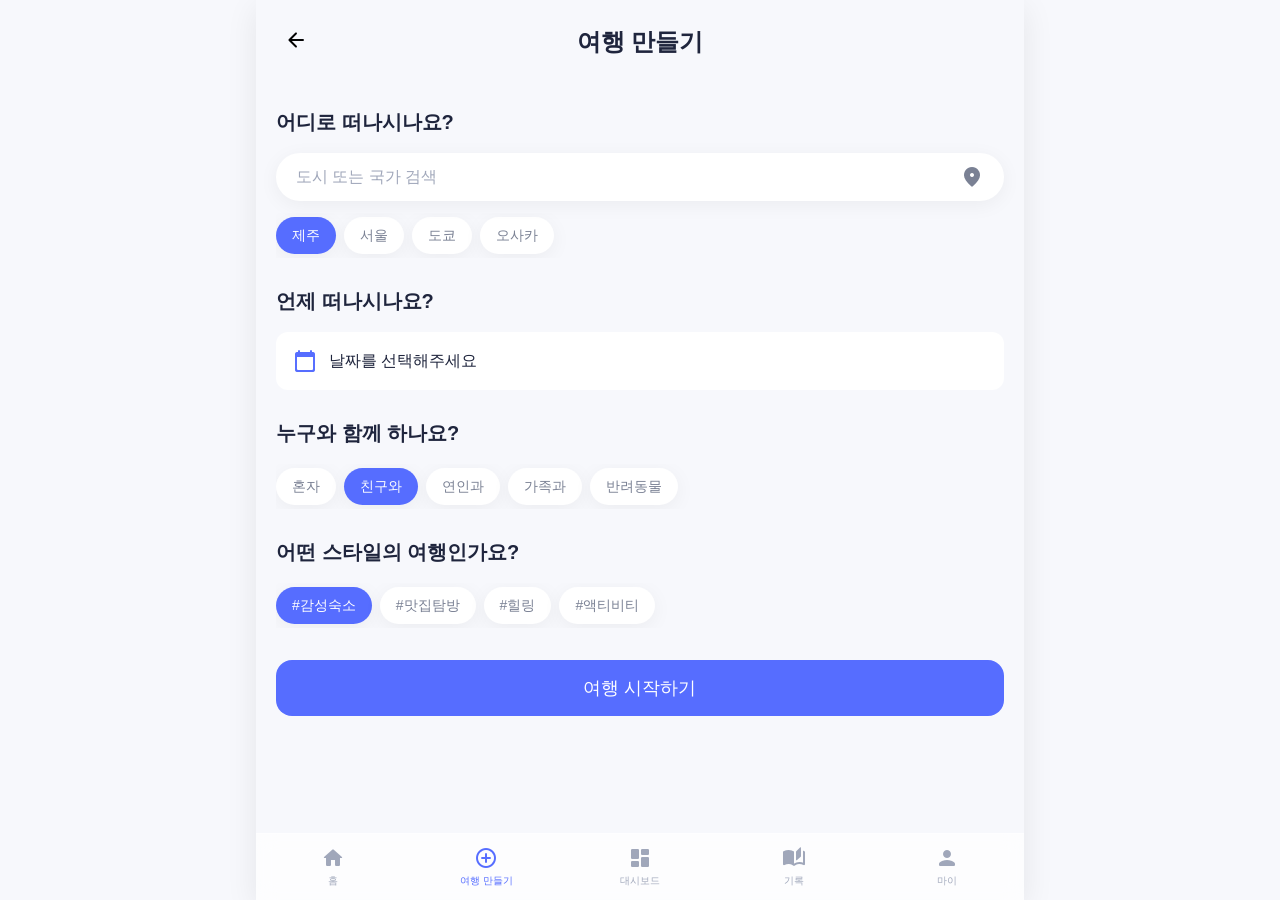
<file: create.html>
<!DOCTYPE html>
<html lang="ko">
<head>
    <meta charset="UTF-8">
    <meta name="viewport" content="width=device-width, initial-scale=1.0">
    <title>여행 만들기 - TripFlow</title>
    <link rel="stylesheet" href="css/main.css">
    <link href="https://fonts.googleapis.com/icon?family=Material+Icons+Round" rel="stylesheet">
</head>
<body>
    <div class="app-container">
        <!-- Header -->
        <header class="header">
            <button class="button--icon" onclick="history.back()"><span class="material-icons-round">arrow_back</span></button>
            <h1 class="header__title" style="flex:1; text-align:center; margin-right:40px;">여행 만들기</h1>
        </header>

        <!-- Form Sections -->
        <main class="section">
            <!-- City Selection -->
            <div style="margin-bottom: var(--spacing-28);">
                <label class="section__title" style="display:block;">어디로 떠나시나요?</label>
                <div class="search-bar">
                    <input type="text" class="search-bar__input" placeholder="도시 또는 국가 검색">
                    <span class="material-icons-round search-bar__icon">location_on</span>
                </div>
                <div class="chip-group" style="margin-top: var(--spacing-12);">
                    <div class="chip chip--active">제주</div>
                    <div class="chip">서울</div>
                    <div class="chip">도쿄</div>
                    <div class="chip">오사카</div>
                </div>
            </div>

            <!-- Date Selection -->
            <div style="margin-bottom: var(--spacing-28);">
                <label class="section__title" style="display:block;">언제 떠나시나요?</label>
                <div class="input-field" style="display:flex; align-items:center; gap:var(--spacing-12);">
                    <span class="material-icons-round" style="color:var(--color-primary);">calendar_today</span>
                    <span>날짜를 선택해주세요</span>
                </div>
            </div>

            <!-- Companion Selection -->
            <div style="margin-bottom: var(--spacing-28);">
                <label class="section__title" style="display:block;">누구와 함께 하나요?</label>
                <div class="chip-group">
                    <div class="chip">혼자</div>
                    <div class="chip chip--active">친구와</div>
                    <div class="chip">연인과</div>
                    <div class="chip">가족과</div>
                    <div class="chip">반려동물</div>
                </div>
            </div>

            <!-- Style Selection -->
            <div style="margin-bottom: var(--spacing-32);">
                <label class="section__title" style="display:block;">어떤 스타일의 여행인가요?</label>
                <div class="chip-group">
                    <div class="chip chip--active">#감성숙소</div>
                    <div class="chip">#맛집탐방</div>
                    <div class="chip">#힐링</div>
                    <div class="chip">#액티비티</div>
                </div>
            </div>

            <!-- CTA -->
            <button class="button--primary button--large" onclick="location.href='dashboard.html'">여행 시작하기</button>
        </main>

        <!-- Bottom Navigation -->
        <nav class="bottom-nav">
            <button class="bottom-nav__item" data-screen="index">
                <span class="material-icons-round bottom-nav__icon">home</span>
                <span>홈</span>
            </button>
            <button class="bottom-nav__item" data-screen="create">
                <span class="material-icons-round bottom-nav__icon">add_circle_outline</span>
                <span>여행 만들기</span>
            </button>
            <button class="bottom-nav__item" data-screen="dashboard">
                <span class="material-icons-round bottom-nav__icon">dashboard</span>
                <span>대시보드</span>
            </button>
            <button class="bottom-nav__item" data-screen="record">
                <span class="material-icons-round bottom-nav__icon">auto_stories</span>
                <span>기록</span>
            </button>
            <button class="bottom-nav__item" data-screen="my-page">
                <span class="material-icons-round bottom-nav__icon">person</span>
                <span>마이</span>
            </button>
        </nav>
    </div>
    <script src="js/app.js"></script>
</body>
</html>
</file>
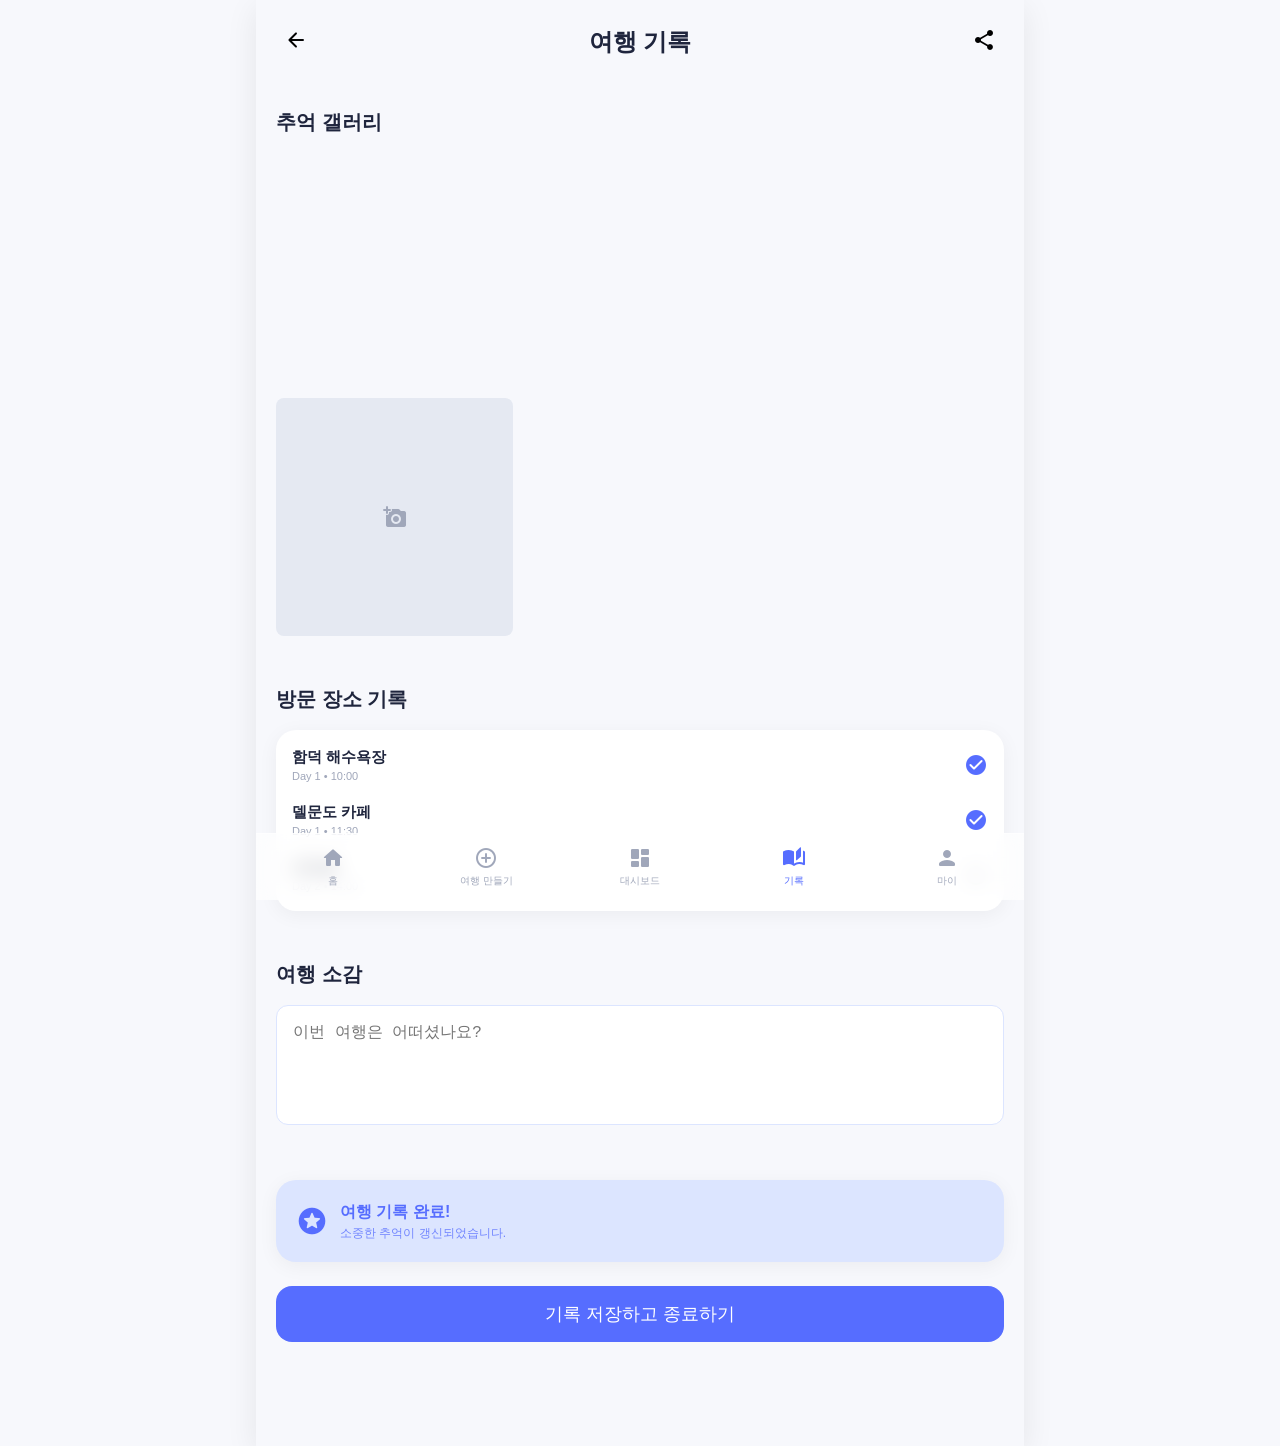
<file: record.html>
<!DOCTYPE html>
<html lang="ko">
<head>
    <meta charset="UTF-8">
    <meta name="viewport" content="width=device-width, initial-scale=1.0">
    <title>여행 기록 - TripFlow</title>
    <link rel="stylesheet" href="css/main.css">
    <link href="https://fonts.googleapis.com/icon?family=Material+Icons+Round" rel="stylesheet">
</head>
<body>
    <div class="app-container">
        <!-- Header -->
        <header class="header">
            <button class="button--icon" onclick="history.back()"><span class="material-icons-round">arrow_back</span></button>
            <h1 class="header__title" style="flex:1; text-align:center;">여행 기록</h1>
            <button class="button--icon"><span class="material-icons-round">share</span></button>
        </header>

        <main>
            <!-- Gallery Section -->
            <section class="section">
                <h2 class="section__title">추억 갤러리</h2>
                <div style="display: grid; grid-template-columns: 1fr 1fr 1fr; gap: 8px;">
                    <div style="aspect-ratio: 1/1; background: url('https://images.unsplash.com/photo-1542296332-2e4473faf563?auto=format&fit=crop&w=400&q=80') center/cover; border-radius: var(--radius-s);"></div>
                    <div style="aspect-ratio: 1/1; background: url('https://images.unsplash.com/photo-1590424748043-4dc975bbbd80?auto=format&fit=crop&w=400&q=80') center/cover; border-radius: var(--radius-s);"></div>
                    <div style="aspect-ratio: 1/1; background: url('https://images.unsplash.com/photo-1554118811-1e0d58224f24?auto=format&fit=crop&w=400&q=80') center/cover; border-radius: var(--radius-s);"></div>
                    <div style="aspect-ratio: 1/1; background: #E5E9F2; border-radius: var(--radius-s); display: flex; align-items: center; justify-content: center;">
                        <span class="material-icons-round" style="color:var(--color-text-tertiary);">add_a_photo</span>
                    </div>
                </div>
            </section>

            <!-- Visit Log Selection -->
            <section class="section">
                <h2 class="section__title">방문 장소 기록</h2>
                <div class="card" style="padding: var(--spacing-16);">
                    <ul style="display: flex; flex-direction: column; gap: 16px;">
                        <li style="display:flex; justify-content:space-between; align-items:center;">
                            <div>
                                <h4 style="font-size: 15px;">함덕 해수욕장</h4>
                                <p style="font-size: 11px; color: var(--color-text-tertiary);">Day 1 • 10:00</p>
                            </div>
                            <span class="material-icons-round" style="color:var(--color-primary);">check_circle</span>
                        </li>
                        <li style="display:flex; justify-content:space-between; align-items:center;">
                            <div>
                                <h4 style="font-size: 15px;">델문도 카페</h4>
                                <p style="font-size: 11px; color: var(--color-text-tertiary);">Day 1 • 11:30</p>
                            </div>
                            <span class="material-icons-round" style="color:var(--color-primary);">check_circle</span>
                        </li>
                        <li style="display:flex; justify-content:space-between; align-items:center;">
                            <div>
                                <h4 style="font-size: 15px;">만장굴</h4>
                                <p style="font-size: 11px; color: var(--color-text-tertiary);">Day 2 • 14:00</p>
                            </div>
                            <span class="material-icons-round" style="color:var(--color-text-tertiary);">radio_button_unchecked</span>
                        </li>
                    </ul>
                </div>
            </section>

            <!-- Memo Section -->
            <section class="section">
                <h2 class="section__title">여행 소감</h2>
                <textarea class="input-field" style="width: 100%; height: 120px; resize: none; border: 1px solid var(--color-primary-soft);" placeholder="이번 여행은 어떠셨나요?"></textarea>
            </section>

            <!-- Summary & Action -->
            <section class="section">
                <div class="card card--featured" style="background: var(--color-primary-soft); color: var(--color-primary); display: flex; align-items: center; gap: 12px;">
                    <span class="material-icons-round" style="font-size: 32px;">stars</span>
                    <div>
                        <h4 style="font-weight: var(--weight-bold);">여행 기록 완료!</h4>
                        <p style="font-size: 12px; opacity: 0.8;">소중한 추억이 갱신되었습니다.</p>
                    </div>
                </div>
                <button class="button--primary button--large" style="margin-top: var(--spacing-24);">기록 저장하고 종료하기</button>
            </section>
        </main>

        <!-- Bottom Navigation -->
        <nav class="bottom-nav">
            <button class="bottom-nav__item" data-screen="index">
                <span class="material-icons-round bottom-nav__icon">home</span>
                <span>홈</span>
            </button>
            <button class="bottom-nav__item" data-screen="create">
                <span class="material-icons-round bottom-nav__icon">add_circle_outline</span>
                <span>여행 만들기</span>
            </button>
            <button class="bottom-nav__item" data-screen="dashboard">
                <span class="material-icons-round bottom-nav__icon">dashboard</span>
                <span>대시보드</span>
            </button>
            <button class="bottom-nav__item" data-screen="record">
                <span class="material-icons-round bottom-nav__icon">auto_stories</span>
                <span>기록</span>
            </button>
            <button class="bottom-nav__item" data-screen="my-page">
                <span class="material-icons-round bottom-nav__icon">person</span>
                <span>마이</span>
            </button>
        </nav>
    </div>
    <script src="js/app.js"></script>
</body>
</html>
</file>
<file: css/main.css>
@import 'variables.css';
@import 'reset.css';
@import 'components/buttons.css';
@import 'components/cards.css';
@import 'components/nav.css';
@import 'components/inputs.css';
@import 'components/chips.css';

/* Global Layout Utilities */
.app-container {
  width: 100%;
  max-width: 390px; /* iPhone 13 logical width */
  margin: 0 auto;
  min-height: 100vh;
  background-color: var(--color-background);
  position: relative;
  overflow-x: hidden;
  padding-bottom: 80px; /* Space for bottom nav */
}

@media (min-width: 768px) {
  .app-container {
    max-width: 768px;
    box-shadow: var(--shadow-medium);
  }
}

.section {
  padding: var(--spacing-24) var(--spacing-20);
}

.section__title {
  font-size: 20px;
  font-weight: var(--weight-bold);
  color: var(--color-text-primary);
  margin-bottom: var(--spacing-16);
}

.u-flex-between {
  display: flex;
  justify-content: space-between;
  align-items: center;
}
</file>
